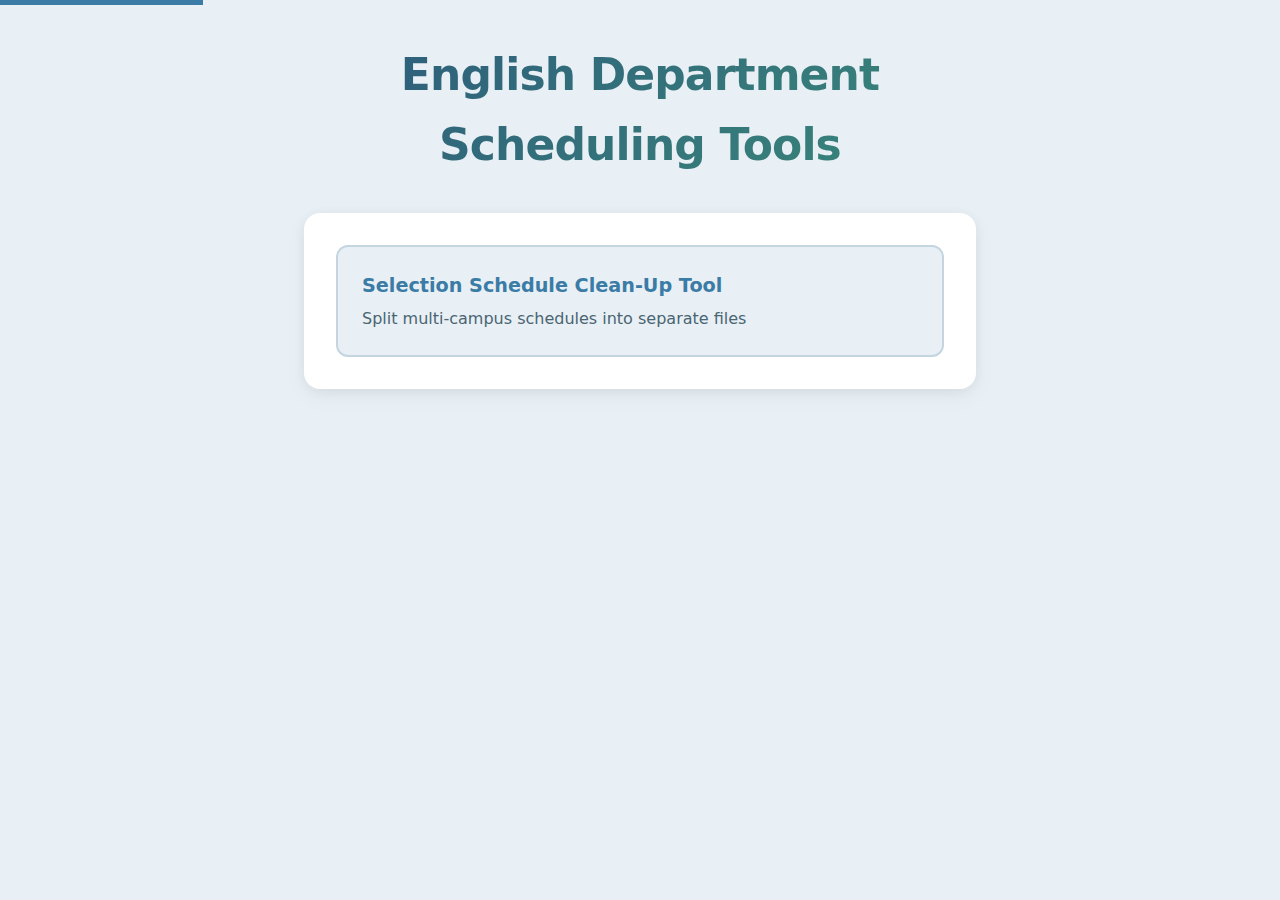
<file: selection-tool/index.html>
<!DOCTYPE html>
<html lang="en">
<head>
  <meta charset="UTF-8">
  <meta name="viewport" content="width=device-width, initial-scale=1.0">
  <title>English Department Scheduling Tools</title>
  <link rel="stylesheet" href="css/styles.css">
</head>
<body>
  <a href="#main-content" class="skip-link">Skip to main content</a>

  <div class="container" id="main-content">
    <header>
      <h1>English Department Scheduling Tools</h1>
    </header>

    <main>
      <nav class="tool-list" aria-label="Available tools">
        <a href="sort.html" class="tool-card">
          <span class="tool-name">Selection Schedule Clean-Up Tool</span>
          <span class="tool-desc">Split multi-campus schedules into separate files</span>
        </a>
      </nav>
    </main>
  </div>
</body>
</html>
</file>
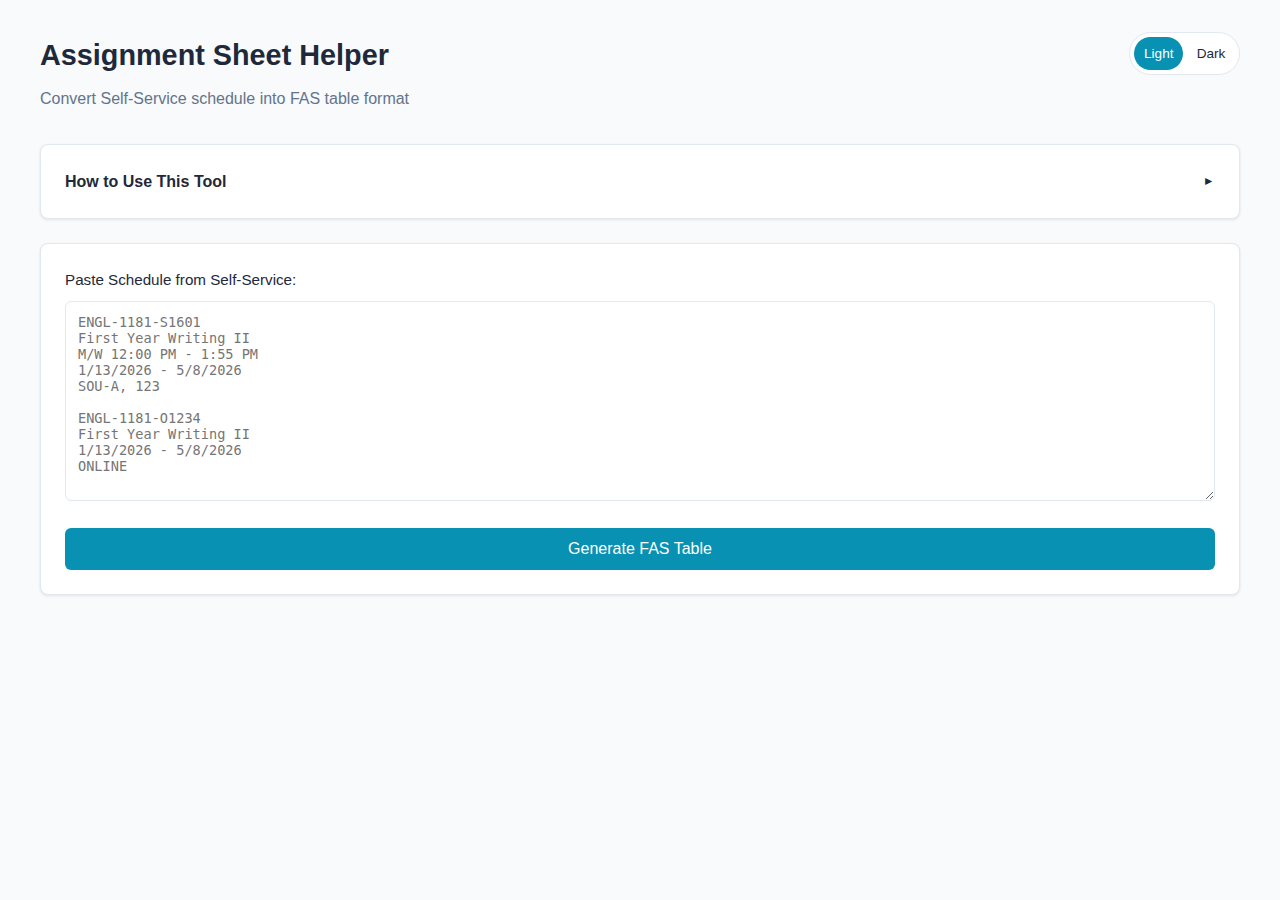
<file: faculty-tools/assignment-sheet.html>
<!DOCTYPE html>
<html lang="en">
<head>
    <meta charset="UTF-8">
    <meta name="viewport" content="width=device-width, initial-scale=1.0">
    <title>Assignment Sheet Helper</title>
    <link rel="icon" href="data:image/svg+xml,<svg xmlns='http://www.w3.org/2000/svg' viewBox='0 0 100 100'><text y='.9em' font-size='90'>📋</text></svg>">
    <style>
        :root {
            --bg-primary: #f8fafc;
            --bg-card: #ffffff;
            --bg-input: #ffffff;
            --bg-table-header: #f1f5f9;
            --bg-table-row-alt: #f8fafc;
            --color-accent: #0891b2;
            --color-accent-hover: #0e7490;
            --color-text: #1e293b;
            --color-text-dim: #64748b;
            --border-color: #e2e8f0;
            --shadow: 0 1px 3px rgba(0,0,0,0.1);
            --instruction-bg: #f0f9ff;
            --success-bg: #ecfdf5;
            --success-border: #a7f3d0;
            --success-text: #065f46;
        }

        [data-theme="dark"] {
            --bg-primary: #0a0f1a;
            --bg-card: #111827;
            --bg-input: #1f2937;
            --bg-table-header: #1e293b;
            --bg-table-row-alt: #151d2d;
            --color-accent: #22d3ee;
            --color-accent-hover: #67e8f9;
            --color-text: #f1f5f9;
            --color-text-dim: #94a3b8;
            --border-color: #374151;
            --shadow: 0 1px 3px rgba(0,0,0,0.4);
            --instruction-bg: #0c1929;
            --success-bg: #022c22;
            --success-border: #047857;
            --success-text: #a7f3d0;
        }

        * {
            box-sizing: border-box;
            margin: 0;
            padding: 0;
        }

        body {
            font-family: 'Segoe UI', Roboto, sans-serif;
            background-color: var(--bg-primary);
            color: var(--color-text);
            line-height: 1.6;
            padding: 2rem;
            transition: background-color 0.3s, color 0.3s;
        }

        .container {
            max-width: 1200px;
            margin: 0 auto;
        }

        .header-row {
            display: flex;
            justify-content: space-between;
            align-items: flex-start;
            margin-bottom: 0.5rem;
        }

        h1 {
            font-size: 1.8rem;
            font-weight: 600;
        }

        .theme-toggle {
            background: var(--bg-card);
            border: 1px solid var(--border-color);
            border-radius: 2rem;
            padding: 0.25rem;
            cursor: pointer;
            display: flex;
            align-items: center;
            gap: 0.25rem;
            transition: background-color 0.3s, border-color 0.3s;
        }

        .theme-toggle span {
            padding: 0.35rem 0.6rem;
            border-radius: 1.5rem;
            font-size: 0.85rem;
            transition: background-color 0.2s;
        }

        .theme-toggle span.active {
            background: var(--color-accent);
            color: white;
        }

        .subtitle {
            color: var(--color-text-dim);
            margin-bottom: 2rem;
        }

        .card {
            background: var(--bg-card);
            border: 1px solid var(--border-color);
            border-radius: 0.5rem;
            padding: 1.5rem;
            margin-bottom: 1.5rem;
            box-shadow: var(--shadow);
            transition: background-color 0.3s, border-color 0.3s;
        }

        .instruction-box {
            background-color: var(--instruction-bg);
            border-left: 4px solid var(--color-accent);
            padding: 0.75rem 1rem;
            border-radius: 0 0.5rem 0.5rem 0;
            margin-bottom: 1rem;
            font-size: 0.9rem;
            transition: background-color 0.3s;
        }

        .instruction-box ul {
            margin: 0;
            padding-left: 1.25rem;
        }

        .instruction-box li {
            margin-bottom: 0.15rem;
        }

        .instruction-box li:last-child {
            margin-bottom: 0;
        }

        .form-group {
            margin-bottom: 1.25rem;
        }

        label {
            display: block;
            font-weight: 500;
            margin-bottom: 0.5rem;
            font-size: 0.95rem;
        }

        textarea, input[type="text"] {
            width: 100%;
            padding: 0.75rem;
            border: 1px solid var(--border-color);
            border-radius: 0.375rem;
            font-family: inherit;
            font-size: 0.95rem;
            background: var(--bg-input);
            color: var(--color-text);
            resize: vertical;
            transition: background-color 0.3s, border-color 0.3s, color 0.3s;
        }

        textarea:focus, input:focus {
            outline: none;
            border-color: var(--color-accent);
            box-shadow: 0 0 0 3px rgba(8, 145, 178, 0.1);
        }

        textarea {
            min-height: 200px;
            font-family: 'Consolas', 'Monaco', monospace;
            font-size: 0.85rem;
        }

        .btn {
            background: var(--color-accent);
            color: white;
            border: none;
            padding: 0.75rem 1.5rem;
            border-radius: 0.375rem;
            font-size: 1rem;
            font-weight: 500;
            cursor: pointer;
            transition: background 0.2s;
        }

        .btn:hover {
            background: var(--color-accent-hover);
        }

        .btn:disabled {
            opacity: 0.6;
            cursor: not-allowed;
        }

        .btn-full {
            width: 100%;
        }

        .btn-secondary {
            background: transparent;
            color: var(--color-accent);
            border: 1px solid var(--color-accent);
        }

        .btn-secondary:hover {
            background: rgba(8, 145, 178, 0.1);
        }

        .result-section {
            display: none;
        }

        .result-section.show {
            display: block;
        }

        .button-row {
            display: flex;
            gap: 1rem;
            margin-top: 1rem;
        }

        .button-row .btn {
            flex: 1;
        }

        .success-msg {
            background: var(--success-bg);
            border: 1px solid var(--success-border);
            color: var(--success-text);
            padding: 0.75rem 1rem;
            border-radius: 0.375rem;
            margin-bottom: 1rem;
            transition: background-color 0.3s, border-color 0.3s, color 0.3s;
        }

        .collapsible-header {
            cursor: pointer;
            display: flex;
            justify-content: space-between;
            align-items: center;
        }

        .collapsible-header::after {
            content: '▼';
            font-size: 0.75rem;
            transition: transform 0.2s;
        }

        .collapsible-header.collapsed::after {
            transform: rotate(-90deg);
        }

        .collapsible-content {
            margin-top: 1rem;
        }

        .collapsible-content.hidden {
            display: none;
        }

        /* Table styles */
        .table-container {
            overflow-x: auto;
            margin-bottom: 1rem;
        }

        table {
            width: 100%;
            border-collapse: collapse;
            font-size: 0.85rem;
        }

        th, td {
            border: 1px solid var(--border-color);
            padding: 0.5rem;
            text-align: left;
        }

        th {
            background: var(--bg-table-header);
            font-weight: 600;
            white-space: nowrap;
        }

        tr:nth-child(even) {
            background: var(--bg-table-row-alt);
        }

        td input {
            width: 100%;
            padding: 0.25rem;
            border: 1px solid transparent;
            background: transparent;
            color: var(--color-text);
            font-family: inherit;
            font-size: 0.85rem;
        }

        td input:focus {
            border-color: var(--color-accent);
            background: var(--bg-input);
            outline: none;
        }

        td input.narrow {
            width: 50px;
            text-align: center;
        }

        td input.time-input {
            width: 120px;
        }

        .delete-btn {
            background: #ef4444;
            color: white;
            border: none;
            padding: 0.25rem 0.5rem;
            border-radius: 0.25rem;
            cursor: pointer;
            font-size: 0.75rem;
        }

        .delete-btn:hover {
            background: #dc2626;
        }

        .add-row-btn {
            margin-top: 0.5rem;
            font-size: 0.85rem;
            padding: 0.5rem 1rem;
        }

        /* TSV output */
        .tsv-section {
            margin-top: 1.5rem;
        }

        .tsv-section h3 {
            font-size: 1rem;
            margin-bottom: 0.75rem;
        }

        .tsv-output {
            background: var(--bg-input);
            border: 1px solid var(--border-color);
            border-radius: 0.375rem;
            padding: 1rem;
            font-family: 'Consolas', 'Monaco', monospace;
            font-size: 0.8rem;
            white-space: pre-wrap;
            word-break: break-all;
            max-height: 200px;
            overflow-y: auto;
        }

        .copy-feedback {
            display: none;
            color: var(--success-text);
            font-size: 0.85rem;
            margin-left: 1rem;
        }

        .copy-feedback.show {
            display: inline;
        }
    </style>
</head>
<body>

<div class="container">
    <div class="header-row">
        <h1>Assignment Sheet Helper</h1>
        <div class="theme-toggle" onclick="toggleTheme()">
            <span id="theme-light">Light</span>
            <span id="theme-dark">Dark</span>
        </div>
    </div>
    <p class="subtitle">Convert Self-Service schedule into FAS table format</p>

    <div class="card">
        <div class="collapsible-header collapsed" onclick="toggleInstructions()">
            <strong>How to Use This Tool</strong>
        </div>
        <div id="instructions" class="collapsible-content hidden">
            <div class="instruction-box">
                <ul>
                    <li>Paste your schedule from Self-Service into the text area</li>
                    <li>Click Generate to parse the data into a table</li>
                    <li>Edit any cells directly in the table if needed</li>
                    <li>Copy the TSV output or download as a file</li>
                </ul>
            </div>
        </div>
    </div>

    <div class="card">
        <div class="form-group">
            <label for="schedule-input">Paste Schedule from Self-Service:</label>
            <textarea id="schedule-input" placeholder="ENGL-1181-S1601
First Year Writing II
M/W 12:00 PM - 1:55 PM
1/13/2026 - 5/8/2026
SOU-A, 123

ENGL-1181-O1234
First Year Writing II
1/13/2026 - 5/8/2026
ONLINE"></textarea>
        </div>

        <button class="btn btn-full" onclick="generateTable()">Generate FAS Table</button>
    </div>

    <div id="result-section" class="result-section">
        <div class="card">
            <div class="success-msg" id="success-msg">Generated 0 rows</div>

            <div class="table-container">
                <table id="data-table">
                    <thead>
                        <tr>
                            <th>Course Code/Section</th>
                            <th>Cr Hrs</th>
                            <th>Cont Hrs</th>
                            <th>Eq Hrs</th>
                            <th>Begin Date</th>
                            <th>End Date</th>
                            <th>Mon</th>
                            <th>Tue</th>
                            <th>Wed</th>
                            <th>Thu</th>
                            <th>Fri</th>
                            <th>Room</th>
                            <th>Online</th>
                            <th></th>
                        </tr>
                    </thead>
                    <tbody id="table-body">
                    </tbody>
                </table>
            </div>
            <button class="btn btn-secondary add-row-btn" onclick="addEmptyRow()">+ Add Row</button>

            <div class="tsv-section">
                <h3>Tab-Separated Values (for spreadsheet)</h3>
                <div class="tsv-output" id="tsv-output"></div>
                <div class="button-row">
                    <button class="btn" onclick="copyTSV()">Copy to Clipboard</button>
                    <button class="btn btn-secondary" onclick="downloadTSV()">Download TSV</button>
                    <span class="copy-feedback" id="copy-feedback">Copied!</span>
                </div>
            </div>
        </div>
    </div>
</div>

<script>
// === THEME MANAGEMENT ===
function initTheme() {
    const saved = localStorage.getItem('assignment-sheet-theme');
    if (saved) {
        setTheme(saved);
    } else if (window.matchMedia && window.matchMedia('(prefers-color-scheme: dark)').matches) {
        setTheme('dark');
    } else {
        setTheme('light');
    }
}

function setTheme(theme) {
    document.documentElement.setAttribute('data-theme', theme);
    document.getElementById('theme-light').classList.toggle('active', theme === 'light');
    document.getElementById('theme-dark').classList.toggle('active', theme === 'dark');
    localStorage.setItem('assignment-sheet-theme', theme);
}

function toggleTheme() {
    const current = document.documentElement.getAttribute('data-theme');
    setTheme(current === 'dark' ? 'light' : 'dark');
}

initTheme();

// === UI FUNCTIONS ===
function toggleInstructions() {
    const header = document.querySelector('.collapsible-header');
    const content = document.getElementById('instructions');
    header.classList.toggle('collapsed');
    content.classList.toggle('hidden');
}

// === CONSTANTS ===
const HOUR_MAP = {
    "1170": [1, 1, 2],
    "1181": [4, 4, 5],
    "1190": [4, 4, 5],
    "1210": [3, 3, 4],
    "1220": [3, 3, 4],
    "1211": [3, 3, 4],
    "1221": [3, 3, 4]
};

let tableData = [];

// === PARSING FUNCTIONS ===
function generateTable() {
    const messyText = document.getElementById('schedule-input').value;

    if (!messyText.trim()) {
        alert('Please paste your schedule.');
        return;
    }

    const coursePattern = /([A-Z]{3,4}-\d{4}-[A-Z0-9]+)/g;
    const matches = [...messyText.matchAll(coursePattern)];

    if (matches.length === 0) {
        alert('No course data found. Make sure your schedule contains course codes like ENGL-1181-S1601.');
        return;
    }

    // Find start positions
    const starts = matches.map(m => m.index);
    starts.push(messyText.length);

    // Extract blocks
    const blocks = [];
    for (let i = 0; i < starts.length - 1; i++) {
        blocks.push(messyText.substring(starts[i], starts[i + 1]));
    }

    tableData = [];

    for (const block of blocks) {
        const nameMatch = block.match(/([A-Z]{3,4}-\d{4}-[A-Z0-9]+)/);
        if (!nameMatch) continue;

        const fCode = nameMatch[1];
        const parts = fCode.split('-');
        const cNum = parts[1];
        const sCode = parts[2];

        const hours = HOUR_MAP[cNum] || [3, 3, 3];
        const [cr, cont, eq] = hours;

        // Extract dates
        const dateFinds = [...block.matchAll(/(\d{1,2}\/\d{1,2}\/\d{4})/g)].map(m => m[1]);
        const bDate = dateFinds[0] || "";
        const eDate = dateFinds[dateFinds.length - 1] || "";

        // Extract time
        const tMatch = block.match(/(\d{1,2}:\d{2}(?:\s*[AP]M)?\s*-\s*\d{1,2}:\d{2}\s*[AP]M)/i);
        const timeS = tMatch ? tMatch[1].toUpperCase() : "";

        // Extract days
        const daysF = new Set();
        if (tMatch) {
            const upBlock = block.toUpperCase();
            if (upBlock.includes("M/W") || upBlock.includes("MW")) {
                daysF.add("Mon");
                daysF.add("Wed");
            }
            if (upBlock.includes("T/TH") || upBlock.includes("TTH") || upBlock.includes("T/R")) {
                daysF.add("Tue");
                daysF.add("Thu");
            }
            if (/\bM\b/.test(upBlock)) daysF.add("Mon");
            if (/\bT\b/.test(upBlock)) daysF.add("Tue");
            if (/\bW\b/.test(upBlock)) daysF.add("Wed");
            if (/\bR\b/.test(upBlock) || upBlock.includes("TH")) daysF.add("Thu");
            if (/\bF\b/.test(upBlock)) daysF.add("Fri");
        }

        // Extract room
        let physical = "";
        const roomSearch = block.match(/SOU-([A-Z]),\s*(\d+)/);
        if (roomSearch) {
            physical = `S${roomSearch[1]}-${roomSearch[2]}`;
        }
        const roomD = physical || (block.toUpperCase().includes("REMOTE") ? "Remote" : "");

        // Check if online
        const isOnline = block.toUpperCase().includes("ONLINE") && !timeS;

        tableData.push({
            courseCode: fCode.replace(/-/g, " "),
            crHrs: cr,
            contHrs: cont,
            eqHrs: eq,
            beginDate: bDate,
            endDate: eDate,
            mon: daysF.has("Mon") ? timeS : "",
            tue: daysF.has("Tue") ? timeS : "",
            wed: daysF.has("Wed") ? timeS : "",
            thu: daysF.has("Thu") ? timeS : "",
            fri: daysF.has("Fri") ? timeS : "",
            room: roomD,
            online: isOnline ? "Yes" : ""
        });
    }

    renderTable();
    document.getElementById('success-msg').textContent = `Generated ${tableData.length} rows`;
    document.getElementById('result-section').classList.add('show');
    document.getElementById('result-section').scrollIntoView({ behavior: 'smooth' });
}

function renderTable() {
    const tbody = document.getElementById('table-body');
    tbody.innerHTML = '';

    tableData.forEach((row, index) => {
        const tr = document.createElement('tr');
        tr.innerHTML = `
            <td><input type="text" value="${escapeHtml(row.courseCode)}" onchange="updateRow(${index}, 'courseCode', this.value)"></td>
            <td><input type="text" class="narrow" value="${row.crHrs}" onchange="updateRow(${index}, 'crHrs', this.value)"></td>
            <td><input type="text" class="narrow" value="${row.contHrs}" onchange="updateRow(${index}, 'contHrs', this.value)"></td>
            <td><input type="text" class="narrow" value="${row.eqHrs}" onchange="updateRow(${index}, 'eqHrs', this.value)"></td>
            <td><input type="text" value="${escapeHtml(row.beginDate)}" onchange="updateRow(${index}, 'beginDate', this.value)"></td>
            <td><input type="text" value="${escapeHtml(row.endDate)}" onchange="updateRow(${index}, 'endDate', this.value)"></td>
            <td><input type="text" class="time-input" value="${escapeHtml(row.mon)}" onchange="updateRow(${index}, 'mon', this.value)"></td>
            <td><input type="text" class="time-input" value="${escapeHtml(row.tue)}" onchange="updateRow(${index}, 'tue', this.value)"></td>
            <td><input type="text" class="time-input" value="${escapeHtml(row.wed)}" onchange="updateRow(${index}, 'wed', this.value)"></td>
            <td><input type="text" class="time-input" value="${escapeHtml(row.thu)}" onchange="updateRow(${index}, 'thu', this.value)"></td>
            <td><input type="text" class="time-input" value="${escapeHtml(row.fri)}" onchange="updateRow(${index}, 'fri', this.value)"></td>
            <td><input type="text" value="${escapeHtml(row.room)}" onchange="updateRow(${index}, 'room', this.value)"></td>
            <td><input type="text" class="narrow" value="${escapeHtml(row.online)}" onchange="updateRow(${index}, 'online', this.value)"></td>
            <td><button class="delete-btn" onclick="deleteRow(${index})">X</button></td>
        `;
        tbody.appendChild(tr);
    });

    updateTSV();
}

function escapeHtml(str) {
    if (str === null || str === undefined) return '';
    return String(str).replace(/&/g, '&amp;').replace(/</g, '&lt;').replace(/>/g, '&gt;').replace(/"/g, '&quot;');
}

function updateRow(index, field, value) {
    tableData[index][field] = value;
    updateTSV();
}

function deleteRow(index) {
    tableData.splice(index, 1);
    renderTable();
    document.getElementById('success-msg').textContent = `${tableData.length} rows`;
}

function addEmptyRow() {
    tableData.push({
        courseCode: "",
        crHrs: 3,
        contHrs: 3,
        eqHrs: 3,
        beginDate: "",
        endDate: "",
        mon: "",
        tue: "",
        wed: "",
        thu: "",
        fri: "",
        room: "",
        online: ""
    });
    renderTable();
    document.getElementById('success-msg').textContent = `${tableData.length} rows`;
}

function updateTSV() {
    const lines = tableData.map(row => [
        row.courseCode,
        row.crHrs,
        row.contHrs,
        row.eqHrs,
        row.beginDate,
        row.endDate,
        row.mon,
        row.tue,
        row.wed,
        row.thu,
        row.fri,
        row.room,
        row.online
    ].join('\t'));

    document.getElementById('tsv-output').textContent = lines.join('\n');
}

function copyTSV() {
    const tsv = document.getElementById('tsv-output').textContent;
    navigator.clipboard.writeText(tsv).then(() => {
        const feedback = document.getElementById('copy-feedback');
        feedback.classList.add('show');
        setTimeout(() => feedback.classList.remove('show'), 2000);
    });
}

function downloadTSV() {
    const tsv = document.getElementById('tsv-output').textContent;
    const blob = new Blob([tsv], { type: 'text/tab-separated-values' });
    const url = URL.createObjectURL(blob);
    const a = document.createElement('a');
    a.href = url;
    a.download = 'faculty_assignment_sheet.tsv';
    document.body.appendChild(a);
    a.click();
    document.body.removeChild(a);
    URL.revokeObjectURL(url);
}
</script>

</body>
</html>
</file>
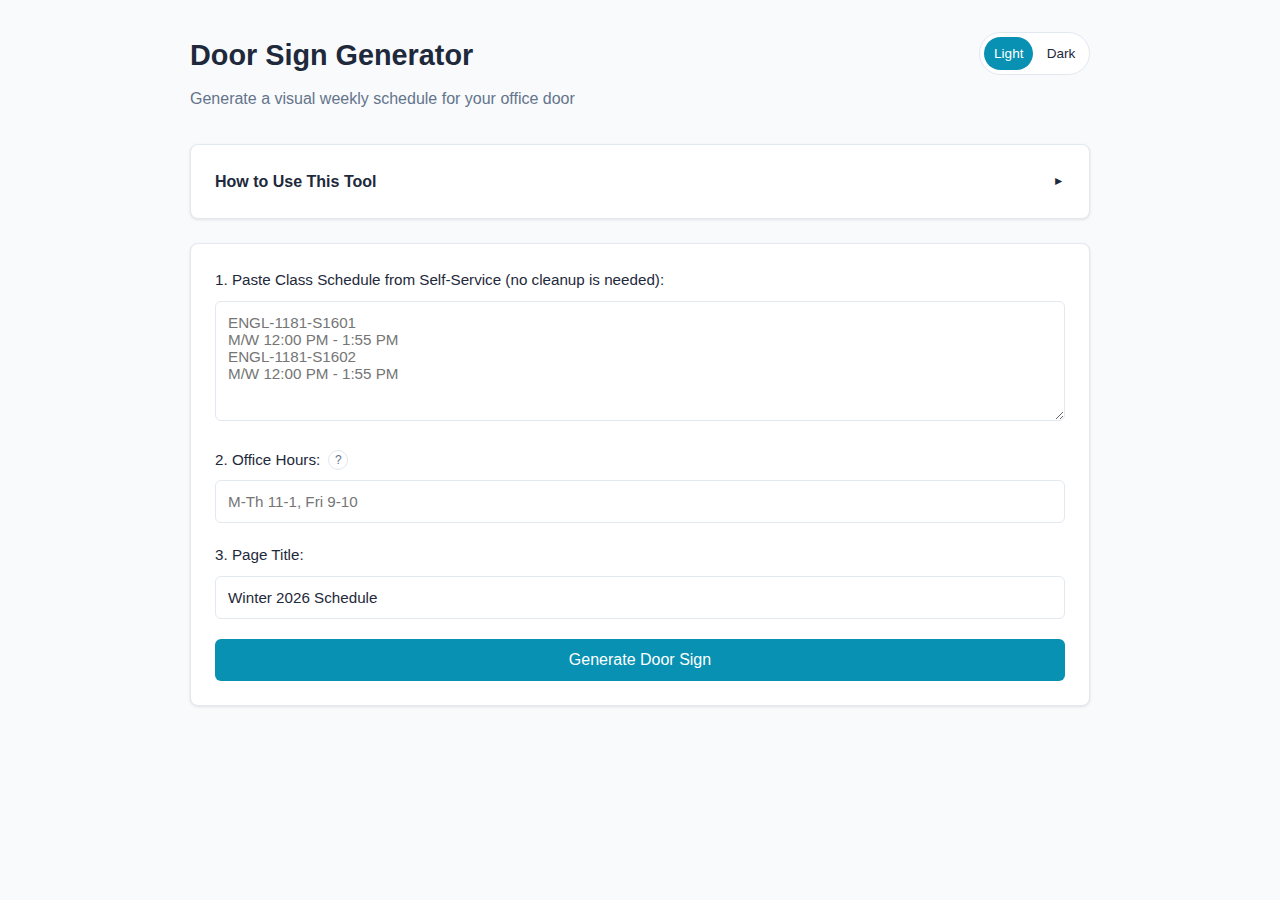
<file: faculty-tools/door-sign.html>
<!DOCTYPE html>
<html lang="en">
<head>
    <meta charset="UTF-8">
    <meta name="viewport" content="width=device-width, initial-scale=1.0">
    <title>Door Sign Generator</title>
    <link rel="icon" href="data:image/svg+xml,<svg xmlns='http://www.w3.org/2000/svg' viewBox='0 0 100 100'><text y='.9em' font-size='90'>🚪</text></svg>">
    <style>
        :root {
            --bg-primary: #f8fafc;
            --bg-card: #ffffff;
            --bg-input: #ffffff;
            --color-accent: #0891b2;
            --color-accent-hover: #0e7490;
            --color-text: #1e293b;
            --color-text-dim: #64748b;
            --border-color: #e2e8f0;
            --shadow: 0 1px 3px rgba(0,0,0,0.1);
            --instruction-bg: #f0f9ff;
            --success-bg: #ecfdf5;
            --success-border: #a7f3d0;
            --success-text: #065f46;
        }

        [data-theme="dark"] {
            --bg-primary: #0a0f1a;
            --bg-card: #111827;
            --bg-input: #1f2937;
            --color-accent: #22d3ee;
            --color-accent-hover: #67e8f9;
            --color-text: #f1f5f9;
            --color-text-dim: #94a3b8;
            --border-color: #374151;
            --shadow: 0 1px 3px rgba(0,0,0,0.4);
            --instruction-bg: #0c1929;
            --success-bg: #022c22;
            --success-border: #047857;
            --success-text: #a7f3d0;
        }

        * {
            box-sizing: border-box;
            margin: 0;
            padding: 0;
        }

        body {
            font-family: 'Segoe UI', Roboto, sans-serif;
            background-color: var(--bg-primary);
            color: var(--color-text);
            line-height: 1.6;
            padding: 2rem;
            transition: background-color 0.3s, color 0.3s;
        }

        .container {
            max-width: 900px;
            margin: 0 auto;
        }

        .header-row {
            display: flex;
            justify-content: space-between;
            align-items: flex-start;
            margin-bottom: 0.5rem;
        }

        h1 {
            font-size: 1.8rem;
            font-weight: 600;
        }

        .theme-toggle {
            background: var(--bg-card);
            border: 1px solid var(--border-color);
            border-radius: 2rem;
            padding: 0.25rem;
            cursor: pointer;
            display: flex;
            align-items: center;
            gap: 0.25rem;
            transition: background-color 0.3s, border-color 0.3s;
        }

        .theme-toggle span {
            padding: 0.35rem 0.6rem;
            border-radius: 1.5rem;
            font-size: 0.85rem;
            transition: background-color 0.2s;
        }

        .theme-toggle span.active {
            background: var(--color-accent);
            color: white;
        }

        .subtitle {
            color: var(--color-text-dim);
            margin-bottom: 2rem;
        }

        .card {
            background: var(--bg-card);
            border: 1px solid var(--border-color);
            border-radius: 0.5rem;
            padding: 1.5rem;
            margin-bottom: 1.5rem;
            box-shadow: var(--shadow);
            transition: background-color 0.3s, border-color 0.3s;
        }

        .instruction-box {
            background-color: var(--instruction-bg);
            border-left: 4px solid var(--color-accent);
            padding: 0.75rem 1rem;
            border-radius: 0 0.5rem 0.5rem 0;
            margin-bottom: 1rem;
            font-size: 0.9rem;
            transition: background-color 0.3s;
        }

        .instruction-box ul {
            margin: 0;
            padding-left: 1.25rem;
        }

        .instruction-box li {
            margin-bottom: 0.15rem;
        }

        .instruction-box li:last-child {
            margin-bottom: 0;
        }

        .form-group {
            margin-bottom: 1.25rem;
        }

        label {
            display: block;
            font-weight: 500;
            margin-bottom: 0.5rem;
            font-size: 0.95rem;
        }

        .label-row {
            display: flex;
            align-items: center;
            gap: 0.5rem;
            margin-bottom: 0.5rem;
        }

        .help-btn {
            background: none;
            border: 1px solid var(--border-color);
            border-radius: 50%;
            width: 20px;
            height: 20px;
            font-size: 0.75rem;
            cursor: pointer;
            color: var(--color-text-dim);
            transition: background-color 0.2s, border-color 0.3s;
        }

        .help-btn:hover {
            background: var(--border-color);
        }

        .help-text {
            display: none;
            font-size: 0.85rem;
            color: var(--color-text-dim);
            background: var(--bg-primary);
            padding: 0.75rem;
            border-radius: 0.25rem;
            margin-bottom: 0.5rem;
            transition: background-color 0.3s;
        }

        .help-text.show {
            display: block;
        }

        textarea, input[type="text"] {
            width: 100%;
            padding: 0.75rem;
            border: 1px solid var(--border-color);
            border-radius: 0.375rem;
            font-family: inherit;
            font-size: 0.95rem;
            background: var(--bg-input);
            color: var(--color-text);
            resize: vertical;
            transition: background-color 0.3s, border-color 0.3s, color 0.3s;
        }

        textarea:focus, input:focus {
            outline: none;
            border-color: var(--color-accent);
            box-shadow: 0 0 0 3px rgba(8, 145, 178, 0.1);
        }

        textarea {
            min-height: 120px;
        }

        .btn {
            background: var(--color-accent);
            color: white;
            border: none;
            padding: 0.75rem 1.5rem;
            border-radius: 0.375rem;
            font-size: 1rem;
            font-weight: 500;
            cursor: pointer;
            width: 100%;
            transition: background 0.2s;
        }

        .btn:hover {
            background: var(--color-accent-hover);
        }

        .btn:disabled {
            opacity: 0.6;
            cursor: not-allowed;
        }

        .btn-secondary {
            background: transparent;
            color: var(--color-accent);
            border: 1px solid var(--color-accent);
        }

        .btn-secondary:hover {
            background: rgba(8, 145, 178, 0.1);
        }

        .result-section {
            display: none;
        }

        .result-section.show {
            display: block;
        }

        .preview-frame {
            width: 100%;
            height: 700px;
            border: 1px solid var(--border-color);
            border-radius: 0.375rem;
            background: white;
        }

        .button-row {
            display: flex;
            gap: 1rem;
            margin-top: 1rem;
        }

        .button-row .btn {
            flex: 1;
        }

        .success-msg {
            background: var(--success-bg);
            border: 1px solid var(--success-border);
            color: var(--success-text);
            padding: 0.75rem 1rem;
            border-radius: 0.375rem;
            margin-bottom: 1rem;
            transition: background-color 0.3s, border-color 0.3s, color 0.3s;
        }

        .collapsible-header {
            cursor: pointer;
            display: flex;
            justify-content: space-between;
            align-items: center;
        }

        .collapsible-header::after {
            content: '▼';
            font-size: 0.75rem;
            transition: transform 0.2s;
        }

        .collapsible-header.collapsed::after {
            transform: rotate(-90deg);
        }

        .collapsible-content {
            margin-top: 1rem;
        }

        .collapsible-content.hidden {
            display: none;
        }
    </style>
</head>
<body>

<div class="container">
    <div class="header-row">
        <h1>Door Sign Generator</h1>
        <div class="theme-toggle" onclick="toggleTheme()">
            <span id="theme-light">Light</span>
            <span id="theme-dark">Dark</span>
        </div>
    </div>
    <p class="subtitle">Generate a visual weekly schedule for your office door</p>

    <div class="card">
        <div class="collapsible-header collapsed" onclick="toggleInstructions()">
            <strong>How to Use This Tool</strong>
        </div>
        <div id="instructions" class="collapsible-content hidden">
            <div class="instruction-box">
                <ul>
                    <li>Sections starting with S, C, or H appear on the timetable</li>
                    <li>Sections starting with O are listed as online classes</li>
                    <li>Overlapping sections are automatically merged</li>
                </ul>
            </div>
        </div>
    </div>

    <div class="card">
        <div class="form-group">
            <label for="schedule-input">1. Paste Class Schedule from Self-Service (no cleanup is needed):</label>
            <textarea id="schedule-input" placeholder="ENGL-1181-S1601
M/W 12:00 PM - 1:55 PM
ENGL-1181-S1602
M/W 12:00 PM - 1:55 PM"></textarea>
        </div>

        <div class="form-group">
            <div class="label-row">
                <label for="oh-input" style="margin-bottom: 0;">2. Office Hours:</label>
                <button class="help-btn" onclick="toggleHelp()">?</button>
            </div>
            <div id="oh-help" class="help-text">
                <strong>Supported formats:</strong><br>
                M-Th 11-1, Fri 9-10 &bull; Mon/Wed 10-12 &bull; Virtual Tue 5-6<br><br>
                <strong>Tips:</strong> Use commas/semicolons to separate slots. Add "virtual" to mark virtual hours.
            </div>
            <input type="text" id="oh-input" placeholder="M-Th 11-1, Fri 9-10">
        </div>

        <div class="form-group">
            <label for="title-input">3. Page Title:</label>
            <input type="text" id="title-input" value="Winter 2026 Schedule">
        </div>

        <button class="btn" onclick="generateDoorSign()">Generate Door Sign</button>
    </div>

    <div id="result-section" class="result-section">
        <div class="card">
            <div class="success-msg">Door sign generated successfully!</div>

            <label>Preview:</label>
            <iframe id="preview-frame" class="preview-frame"></iframe>

            <div class="button-row">
                <button class="btn" onclick="downloadHTML()">Download HTML</button>
                <button class="btn btn-secondary" onclick="printSign()">Print</button>
            </div>
        </div>
    </div>
</div>

<script>
// === THEME MANAGEMENT ===
function initTheme() {
    const saved = localStorage.getItem('door-sign-theme');
    if (saved) {
        setTheme(saved);
    } else if (window.matchMedia && window.matchMedia('(prefers-color-scheme: dark)').matches) {
        setTheme('dark');
    } else {
        setTheme('light');
    }
}

function setTheme(theme) {
    document.documentElement.setAttribute('data-theme', theme);
    document.getElementById('theme-light').classList.toggle('active', theme === 'light');
    document.getElementById('theme-dark').classList.toggle('active', theme === 'dark');
    localStorage.setItem('door-sign-theme', theme);
}

function toggleTheme() {
    const current = document.documentElement.getAttribute('data-theme');
    setTheme(current === 'dark' ? 'light' : 'dark');
}

// Initialize theme on load
initTheme();

// === CONSTANTS ===
const MONTHS = ["", "January", "February", "March", "April", "May", "June",
                "July", "August", "September", "October", "November", "December"];

const DAY_MAP_LIST = ['M', 'T', 'W', 'Th', 'F'];
const DAY_NAME_TO_IDX = {
    'MONDAY': 0, 'MON': 0, 'M': 0,
    'TUESDAY': 1, 'TUE': 1, 'T': 1,
    'WEDNESDAY': 2, 'WED': 2, 'W': 2,
    'THURSDAY': 3, 'THU': 3, 'TH': 3, 'R': 3,
    'FRIDAY': 4, 'FRI': 4, 'F': 4
};

let generatedHTML = '';

// === UI FUNCTIONS ===
function toggleInstructions() {
    const header = document.querySelector('.collapsible-header');
    const content = document.getElementById('instructions');
    header.classList.toggle('collapsed');
    content.classList.toggle('hidden');
}

function toggleHelp() {
    document.getElementById('oh-help').classList.toggle('show');
}

// === PARSING FUNCTIONS ===
function getMinutes(timeStr) {
    timeStr = timeStr.toUpperCase().trim();

    if (!timeStr.includes(':')) {
        const val = parseInt(timeStr);
        if (isNaN(val)) return 0;
        if (val === 12) return 12 * 60;
        if (val >= 1 && val <= 7) return (val + 12) * 60;
        return val * 60;
    }

    try {
        const parts = timeStr.split(/[: ]+/);
        let h = parseInt(parts[0]);
        const m = parseInt(parts[1]);
        const isPM = timeStr.includes('PM');
        const isAM = timeStr.includes('AM');

        if (isPM && h !== 12) h += 12;
        if (isAM && h === 12) h = 0;

        return h * 60 + m;
    } catch {
        return 0;
    }
}

function parseOHTimeFlexible(timeStr) {
    timeStr = timeStr.trim().toUpperCase();

    const match = timeStr.match(/(\d{1,2})(?::(\d{2}))?\s*(AM|PM)?/);
    if (match) {
        let h = parseInt(match[1]);
        const m = match[2] ? parseInt(match[2]) : 0;
        const period = match[3];

        if (period === 'PM' && h !== 12) h += 12;
        else if (period === 'AM' && h === 12) h = 0;
        else if (!period && h >= 1 && h <= 7) h += 12;

        return h * 60 + m;
    }
    return 0;
}

function extractTimeRanges(text) {
    const ranges = [];
    const textUpper = text.toUpperCase();
    const isVirtual = textUpper.includes('VIRTUAL');

    const timeRangePattern = /(\d{1,2}(?::\d{2})?\s*(?:AM|PM)?)\s*[-–—]\s*(\d{1,2}(?::\d{2})?\s*(?:AM|PM)?)/gi;

    let match;
    while ((match = timeRangePattern.exec(text)) !== null) {
        let startStr = match[1].trim();
        let endStr = match[2].trim();

        const endPeriodMatch = endStr.match(/(AM|PM)/i);
        const startPeriodMatch = startStr.match(/(AM|PM)/i);

        if (endPeriodMatch && !startPeriodMatch) {
            startStr = startStr + ' ' + endPeriodMatch[1];
        }

        let sMin = parseOHTimeFlexible(startStr);
        let eMin = parseOHTimeFlexible(endStr);

        if (eMin <= sMin) eMin += 12 * 60;

        if (sMin > 0 && eMin > sMin) {
            ranges.push({ start: sMin, end: eMin, isVirtual });
        }
    }

    return ranges;
}

function extractDays(text) {
    const textUpper = text.toUpperCase();
    const foundDays = [];

    // Check for day ranges like "M-TH"
    const rangePattern = /\b(MONDAY|TUESDAY|WEDNESDAY|THURSDAY|FRIDAY|MON|TUE|WED|THU|FRI|M|T|W|TH|R|F)\s*[-–—]\s*(MONDAY|TUESDAY|WEDNESDAY|THURSDAY|FRIDAY|MON|TUE|WED|THU|FRI|M|T|W|TH|R|F)\b/;
    const rangeMatch = textUpper.match(rangePattern);

    if (rangeMatch) {
        const startDay = rangeMatch[1];
        const endDay = rangeMatch[2];
        const startIdx = DAY_NAME_TO_IDX[startDay];
        const endIdx = DAY_NAME_TO_IDX[endDay];
        if (startIdx !== undefined && endIdx !== undefined) {
            return DAY_MAP_LIST.slice(startIdx, endIdx + 1);
        }
    }

    // Check for slash-separated days
    const slashPattern = /\b(MONDAY|TUESDAY|WEDNESDAY|THURSDAY|FRIDAY|MON|TUE|WED|THU|FRI|M|T|W|TH|R|F)(?:\s*\/\s*(MONDAY|TUESDAY|WEDNESDAY|THURSDAY|FRIDAY|MON|TUE|WED|THU|FRI|M|T|W|TH|R|F))+\b/;
    const slashMatch = textUpper.match(slashPattern);
    if (slashMatch) {
        const slashText = slashMatch[0];
        for (const dayName of slashText.split(/\s*\/\s*/)) {
            const trimmed = dayName.trim();
            if (trimmed in DAY_NAME_TO_IDX) {
                const d = DAY_MAP_LIST[DAY_NAME_TO_IDX[trimmed]];
                if (!foundDays.includes(d)) foundDays.push(d);
            }
        }
        if (foundDays.length) return foundDays;
    }

    // Check for individual day names
    for (const dayName of ['MONDAY', 'TUESDAY', 'WEDNESDAY', 'THURSDAY', 'FRIDAY', 'MON', 'TUE', 'WED', 'THU', 'FRI', 'TH']) {
        if (textUpper.includes(dayName)) {
            const d = DAY_MAP_LIST[DAY_NAME_TO_IDX[dayName]];
            if (!foundDays.includes(d)) foundDays.push(d);
        }
    }

    // Check single letters only if no full names found
    if (!foundDays.length) {
        for (const [letter, idx] of [['M', 0], ['T', 1], ['W', 2], ['R', 3], ['F', 4]]) {
            if (new RegExp(`\\b${letter}\\b`).test(textUpper)) {
                const d = DAY_MAP_LIST[idx];
                if (!foundDays.includes(d)) foundDays.push(d);
            }
        }
    }

    return foundDays;
}

// === MAIN GENERATION FUNCTION ===
function generateDoorSign() {
    const rawSchedule = document.getElementById('schedule-input').value;
    const ohText = document.getElementById('oh-input').value;
    const titleText = document.getElementById('title-input').value;

    if (!rawSchedule.trim()) {
        alert('Please paste your schedule.');
        return;
    }

    const events = [];
    const onlineData = {};
    const lines = rawSchedule.split('\n');
    let currentClassName = null;
    let currentSection = null;

    // Parse schedule
    for (const line of lines) {
        const trimmedLine = line.trim();
        if (!trimmedLine) continue;

        // Identify Class + Section
        const classMatch = trimmedLine.match(/ENGL[- ](\d+)[- ]([A-Z0-9]+)/);
        if (classMatch) {
            currentClassName = `ENGL ${classMatch[1]}`;
            currentSection = classMatch[2];
            const fullCode = `${currentClassName} ${currentSection}`;
            if (currentSection.startsWith('O')) {
                if (!(fullCode in onlineData)) {
                    onlineData[fullCode] = "";
                }
            }
        }

        // Look for Start Date Month
        const dateMatch = trimmedLine.match(/(\d{1,2})\/\d{1,2}\/\d{2,4}/);
        if (dateMatch && currentClassName) {
            const fullCode = `${currentClassName} ${currentSection}`;
            if (fullCode in onlineData) {
                const mIdx = parseInt(dateMatch[1]);
                onlineData[fullCode] = ` (${MONTHS[mIdx]} start)`;
            }
        }

        // Look for Time/Day pattern
        const tMatch = trimmedLine.match(/([MTWRFSh/]+)\s+(\d{1,2}:\d{2}\s*[AP]M)\s*-\s*(\d{1,2}:\d{2}\s*[AP]M)/i);

        if (tMatch && currentClassName) {
            const fullCode = `${currentClassName} ${currentSection}`;
            if (fullCode in onlineData) {
                delete onlineData[fullCode];
            }

            // Parse days
            const daysList = [];
            const rawDays = tMatch[1].toUpperCase();
            if (rawDays.includes('M')) daysList.push('M');
            if (rawDays.includes('T')) daysList.push('T');
            if (rawDays.includes('W')) daysList.push('W');
            if (rawDays.includes('R') || rawDays.includes('TH')) daysList.push('Th');
            if (rawDays.includes('F')) daysList.push('F');

            const startVal = getMinutes(tMatch[2]);
            const endVal = getMinutes(tMatch[3]);

            // Determine location
            const roomMatch = trimmedLine.match(/\b([A-Z]{1,3}-\d{3,4})\b/);
            let loc = "";
            if (trimmedLine.toLowerCase().includes('remote')) {
                loc = "Remote";
            } else if (roomMatch) {
                loc = roomMatch[1];
            }

            // Check for duplicates and merge
            let duplicateFound = false;
            for (const existing of events) {
                if (existing.start === startVal &&
                    existing.end === endVal &&
                    JSON.stringify([...existing.days].sort()) === JSON.stringify([...daysList].sort())) {
                    if (existing.name.includes(currentClassName)) {
                        if (!existing.name.includes(currentSection)) {
                            existing.name += `/${currentSection}`;
                        }
                        duplicateFound = true;
                        break;
                    }
                }
            }

            if (!duplicateFound) {
                events.push({
                    type: "class",
                    name: fullCode,
                    days: daysList,
                    start: startVal,
                    end: endVal,
                    loc: loc
                });
            }
        }
    }

    // Parse Office Hours
    let ohSegments = [];

    if (/\b(Monday|Tuesday|Wednesday|Thursday|Friday)\s*:/i.test(ohText)) {
        const dayLabelPattern = /((?:Monday|Tuesday|Wednesday|Thursday|Friday)\s*:)/gi;
        const parts = ohText.split(dayLabelPattern);

        let currentDay = null;
        for (const part of parts) {
            const trimmed = part.trim();
            if (!trimmed) continue;
            if (/^(Monday|Tuesday|Wednesday|Thursday|Friday)\s*:$/i.test(trimmed)) {
                currentDay = trimmed.replace(':', '').trim();
            } else if (currentDay) {
                for (const timeSlot of trimmed.split(';')) {
                    const slot = timeSlot.trim();
                    if (slot) ohSegments.push(`${currentDay} ${slot}`);
                }
            }
        }
    } else {
        for (const segment of ohText.split(/[;,]/)) {
            const trimmed = segment.trim();
            if (trimmed) ohSegments.push(trimmed);
        }
    }

    for (const segment of ohSegments) {
        if (!segment) continue;

        const foundDays = extractDays(segment);
        const timeRanges = extractTimeRanges(segment);

        for (const { start: sMin, end: eMin, isVirtual } of timeRanges) {
            if (foundDays.length && sMin > 0) {
                events.push({
                    type: "oh",
                    name: isVirtual ? "Virtual Office Hours" : "Office Hours",
                    days: foundDays,
                    start: sMin,
                    end: eMin,
                    loc: ""
                });
            }
        }
    }

    // Generate HTML
    let startHr, endHr;
    if (events.length) {
        const allTimes = events.flatMap(e => [e.start, e.end]);
        startHr = Math.max(0, Math.floor(Math.min(...allTimes) / 60) - 1);
        endHr = Math.min(23, Math.floor(Math.max(...allTimes) / 60) + 1);
    } else {
        startHr = 9;
        endHr = 17;
    }

    const hasFriday = events.some(ev => ev.days.includes('F'));
    const numDayCols = hasFriday ? 5 : 4;
    const dayHeaders = hasFriday ? ['Mon', 'Tue', 'Wed', 'Thu', 'Fri'] : ['Mon', 'Tue', 'Wed', 'Thu'];

    const totalSlots = (endHr - startHr) * 4;
    let htmlEvents = "";
    const colorsCool = ["#e8f4f8", "#e3f2fd", "#e0f2f1", "#f3e5f5", "#fff3e0", "#f1f8e9"];
    const colorMap = {};
    const colMap = hasFriday
        ? { "M": 2, "T": 3, "W": 4, "Th": 5, "F": 6 }
        : { "M": 2, "T": 3, "W": 4, "Th": 5 };

    for (const ev of events) {
        const startOff = ev.start - (startHr * 60);
        const endOff = ev.end - (startHr * 60);
        const rowS = Math.floor(startOff / 15) + 2;
        const rowSpan = Math.max(1, Math.floor((endOff - startOff) / 15));

        let bg, border;
        if (ev.type === 'oh') {
            bg = "#fff8e1";
            border = "#d84315";
        } else {
            if (!(ev.name in colorMap)) {
                colorMap[ev.name] = colorsCool[Object.keys(colorMap).length % colorsCool.length];
            }
            bg = colorMap[ev.name];
            border = "#546e7a";
        }

        for (const d of ev.days) {
            if (d in colMap) {
                const locH = ev.loc ? `<br>${ev.loc}` : "";
                htmlEvents += `<div class="event" style="grid-column:${colMap[d]}; grid-row:${rowS}/span ${rowSpan}; background:${bg}; border-left:4px solid ${border}; color:#000;"><strong>${ev.name}</strong>${locH}</div>`;
            }
        }
    }

    // Generate time labels
    let htmlTimes = "";
    for (let h = startHr; h <= endHr; h++) {
        const r = (h - startHr) * 4 + 2;
        const hourLabel = `${h % 12 || 12} ${h < 12 ? 'AM' : 'PM'}`;
        if (h > startHr) {
            htmlTimes += `<div class="time-label" style="grid-row:${r};">${hourLabel}</div>`;
        }
        htmlTimes += `<div class="grid-line" style="grid-row:${r};"></div>`;
    }

    // Online classes section
    const onlineList = Object.entries(onlineData).map(([k, v]) => `${k}${v}`);
    let onlineHtml = "";
    if (onlineList.length) {
        onlineHtml = `<div style='margin-top:30px; border-top:2px solid #eee; padding-top:10px; width:100%; max-width:850px; text-align:center;'><strong>Online Classes:</strong><br>${onlineList.join(', ')}</div>`;
    }

    const dayHeadersHtml = dayHeaders.map(d => `<div class="header">${d}</div>`).join('\n        ');

    generatedHTML = `<!DOCTYPE html>
<html>
<head>
<style>
    body {
        font-family: 'Segoe UI', sans-serif;
        padding: 20px;
        display: flex;
        flex-direction: column;
        align-items: center;
    }
    h1 {
        text-align: center;
        font-weight: 300;
        font-size: 28px;
        letter-spacing: 3px;
        text-transform: uppercase;
        color: #37474f;
        margin-bottom: 24px;
    }
    .calendar {
        display: grid;
        grid-template-columns: 60px repeat(${numDayCols}, 1fr);
        grid-template-rows: 35px repeat(${totalSlots}, minmax(18px, 1fr));
        width: 100%;
        max-width: 850px;
        min-height: 75vh;
        border: none;
    }
    .header {
        font-weight: 600;
        text-align: center;
        border-bottom: 1px solid #ccc;
        font-size: 15px;
        padding-top: 5px;
        color: #455a64;
    }
    .time-label {
        font-size: 10px;
        color: #444;
        text-align: right;
        padding-right: 12px;
        transform: translateY(-50%);
    }
    .grid-line {
        grid-column: 2 / span ${numDayCols};
        border-top: 1px solid #eee;
        height: 0;
    }
    .event {
        margin: 1px;
        padding: 4px;
        font-size: 11px;
        border-radius: 0px;
        line-height: 1.2;
        print-color-adjust: exact;
        -webkit-print-color-adjust: exact;
        overflow: hidden;
    }
    @media print {
        @page { margin: 0.5in; }
        .calendar { height: auto; }
    }
</style>
</head>
<body>
    <h1>${titleText}</h1>
    <div class="calendar">
        <div class="header" style="grid-column:1"></div>
        ${dayHeadersHtml}
        ${htmlTimes}
        ${htmlEvents}
    </div>
    ${onlineHtml}
</body>
</html>`;

    // Show preview
    const previewFrame = document.getElementById('preview-frame');
    previewFrame.srcdoc = generatedHTML;

    document.getElementById('result-section').classList.add('show');
    document.getElementById('result-section').scrollIntoView({ behavior: 'smooth' });
}

function downloadHTML() {
    const blob = new Blob([generatedHTML], { type: 'text/html' });
    const url = URL.createObjectURL(blob);
    const a = document.createElement('a');
    a.href = url;
    a.download = 'door_sign.html';
    document.body.appendChild(a);
    a.click();
    document.body.removeChild(a);
    URL.revokeObjectURL(url);
}

function printSign() {
    const previewFrame = document.getElementById('preview-frame');
    previewFrame.contentWindow.print();
}
</script>

</body>
</html>
</file>
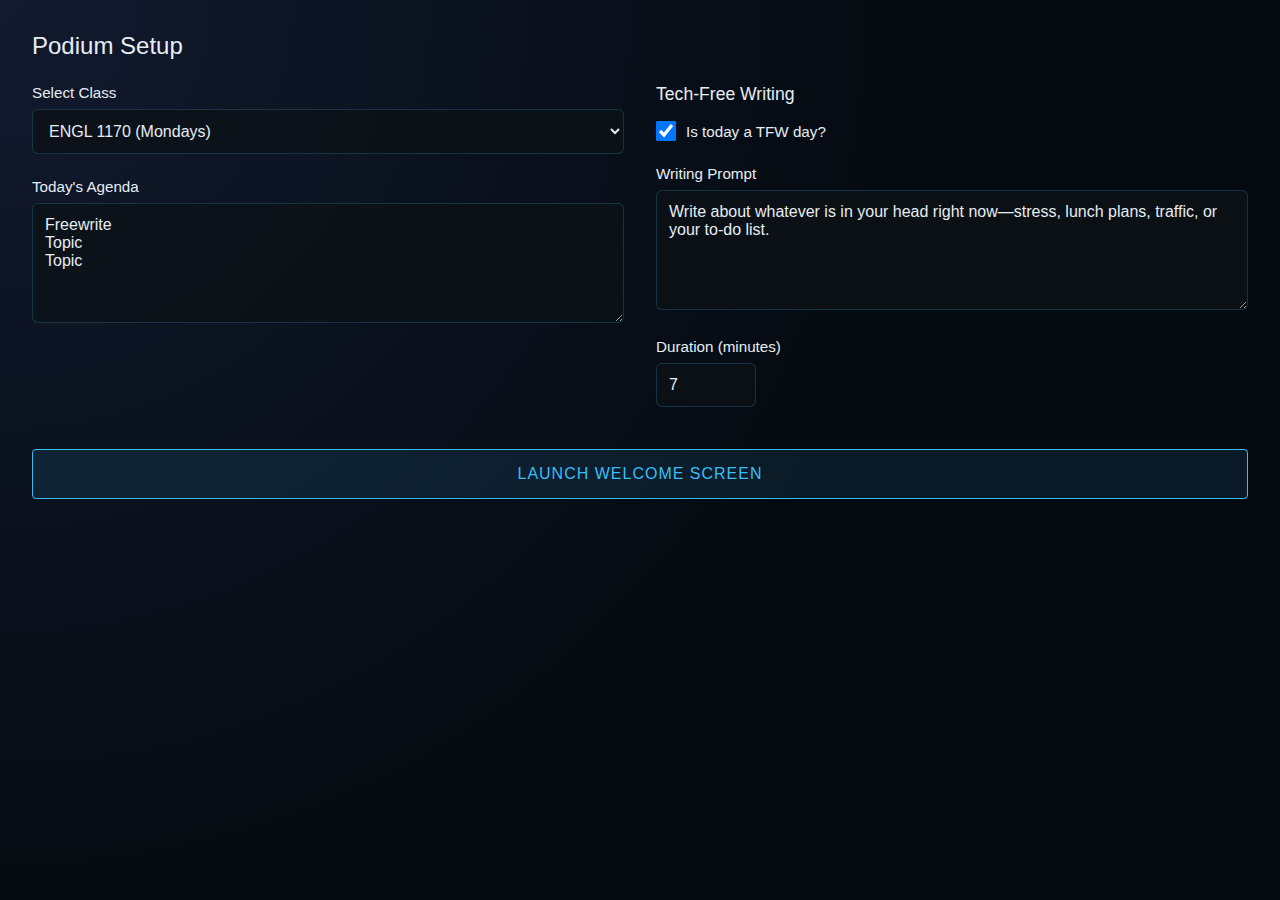
<file: podium/podium.html>
<!DOCTYPE html>
<html lang="en">
<head>
    <meta charset="UTF-8">
    <meta name="viewport" content="width=device-width, initial-scale=1.0">
    <title>Classroom Podium</title>
    <link rel="icon" href="data:image/svg+xml,<svg xmlns='http://www.w3.org/2000/svg' viewBox='0 0 100 100'><text y='.9em' font-size='90'>💻</text></svg>">
    <style>
        :root {
            --bg-primary: #050a10;
            --bg-gradient-start: #111a2e;
            --bg-glass: rgba(13, 17, 23, 0.6);
            --color-accent: #38bdf8;
            --color-accent-bright: #7dd3fc;
            --color-text: #e6edf3;
            --color-text-dim: #94a3b8;
            --border-glass: rgba(56, 189, 248, 0.2);
            --shadow-glow: rgba(56, 189, 248, 0.2);
        }

        * {
            box-sizing: border-box;
            margin: 0;
            padding: 0;
        }

        html, body {
            font-family: 'Segoe UI', Roboto, sans-serif;
            font-weight: 300;
            color: var(--color-text);
            background-color: var(--bg-primary);
            background-image: radial-gradient(circle at 0% 0%, var(--bg-gradient-start) 0%, var(--bg-primary) 60%);
            min-height: 100vh;
        }

        .container {
            max-width: 1400px;
            margin: 0 auto;
            padding: 2rem;
        }

        /* Glass Card */
        .glass-card {
            background: var(--bg-glass);
            backdrop-filter: blur(12px);
            -webkit-backdrop-filter: blur(12px);
            border: 1px solid var(--border-glass);
            border-radius: 12px;
            padding: 25px;
            margin-bottom: 20px;
            box-shadow: 0 4px 30px rgba(0, 0, 0, 0.2);
        }

        .card-header {
            font-size: 1.1rem;
            color: var(--color-accent);
            margin-bottom: 15px;
            text-transform: uppercase;
            letter-spacing: 2px;
            border-bottom: 1px solid var(--border-glass);
            padding-bottom: 8px;
        }

        .card-list {
            font-size: 1.1rem;
            line-height: 1.6;
            color: var(--color-text);
            list-style-position: inside;
            padding-left: 5px;
        }

        .card-list li {
            margin-bottom: 8px;
        }

        .card-list li.sub-bullet {
            margin-left: 1.5em;
            list-style-type: circle;
            color: var(--color-text-dim);
            font-size: 0.95em;
        }

        /* Buttons */
        .btn {
            background: transparent;
            color: rgba(56, 189, 248, 0.7);
            border: 1px solid rgba(56, 189, 248, 0.3);
            border-radius: 4px;
            padding: 10px 20px;
            font-weight: 300;
            letter-spacing: 1px;
            text-transform: uppercase;
            font-size: 0.9em;
            cursor: pointer;
            transition: all 0.3s ease;
        }

        .btn:hover {
            border-color: var(--color-accent);
            color: #ffffff;
            box-shadow: 0 0 10px var(--shadow-glow);
        }

        .btn-primary {
            background: rgba(56, 189, 248, 0.1);
            border-color: var(--color-accent);
            color: var(--color-accent);
            width: 100%;
            padding: 15px;
            font-size: 1em;
        }

        .btn-primary:hover {
            background: rgba(56, 189, 248, 0.2);
        }

        /* Form Elements */
        .form-group {
            margin-bottom: 1.5rem;
        }

        label {
            display: block;
            margin-bottom: 0.5rem;
            color: var(--color-text);
            font-size: 0.95rem;
        }

        select, input, textarea {
            width: 100%;
            padding: 12px;
            background: rgba(13, 17, 23, 0.8);
            border: 1px solid var(--border-glass);
            border-radius: 6px;
            color: var(--color-text);
            font-family: inherit;
            font-size: 1rem;
        }

        select:focus, input:focus, textarea:focus {
            outline: none;
            border-color: var(--color-accent);
        }

        textarea {
            resize: vertical;
            min-height: 120px;
        }

        input[type="number"] {
            width: 100px;
        }

        .checkbox-group {
            display: flex;
            align-items: center;
            gap: 10px;
        }

        .checkbox-group input[type="checkbox"] {
            width: 20px;
            height: 20px;
            cursor: pointer;
        }

        /* Layout */
        .two-col {
            display: grid;
            grid-template-columns: 1fr 1fr;
            gap: 2rem;
        }

        @media (max-width: 768px) {
            .two-col {
                grid-template-columns: 1fr;
            }
        }

        /* Dashboard Styles */
        .dashboard-title {
            font-size: 5em;
            font-weight: 200;
            color: #ffffff;
            margin-bottom: 0;
            letter-spacing: -1px;
            text-shadow: 0 0 30px var(--shadow-glow);
        }

        .dashboard-subtitle {
            font-size: 2em;
            color: var(--color-accent);
            margin-bottom: 30px;
            font-weight: 500;
            letter-spacing: 1px;
        }

        .tfw-notice {
            background: linear-gradient(90deg, rgba(3, 105, 161, 0.2) 0%, rgba(3, 105, 161, 0.05) 100%);
            border-left: 4px solid #0284c7;
            color: #e0f2fe;
            padding: 20px;
            margin-top: 10px;
            border-radius: 0 8px 8px 0;
            font-size: 1.1rem;
        }

        .tfw-notice strong {
            display: block;
            margin-bottom: 5px;
        }

        .event-day {
            color: #38bdf8;
            font-weight: 600;
            margin-left: 8px;
        }

        .no-events {
            color: #94a3b8;
            font-style: italic;
        }

        .welcome-left {
            display: flex;
            flex-direction: column;
        }

        .welcome-buttons {
            margin-top: auto;
            padding-top: 4rem;
            display: flex;
            flex-direction: row;
            gap: 10px;
        }

        .welcome-buttons .btn,
        .btn-small {
            font-size: 0.8em;
            padding: 8px 16px;
            opacity: 0.65;
            width: auto;
        }

        .welcome-buttons .btn:hover,
        .btn-small:hover {
            opacity: 1;
        }

        .welcome-buttons .btn-bright {
            opacity: 0.85;
            border-color: var(--color-accent);
            color: var(--color-accent);
        }

        /* Screen visibility */
        .screen {
            display: none;
        }

        .screen.active {
            display: block;
        }

        /* Setup screen */
        #setup-screen h2 {
            color: var(--color-text);
            font-weight: 400;
            margin-bottom: 1.5rem;
        }

        #setup-screen h3 {
            color: var(--color-text);
            font-weight: 400;
            margin-bottom: 1rem;
            font-size: 1.1rem;
        }

        /* Focus Mode Styles */
        #focus-screen {
            min-height: 100vh;
            display: none;
            flex-direction: column;
            align-items: center;
            padding: 2rem;
        }

        #focus-screen.active {
            display: flex;
        }

        .focus-header {
            width: 100%;
            display: flex;
            justify-content: flex-end;
            margin-bottom: 1rem;
        }

        .focus-prompt {
            font-size: clamp(1.8em, 3vw, 2.5em);
            color: #ffffff;
            text-align: left;
            margin-top: 8vh;
            margin-bottom: 10vh;
            font-weight: 300;
            width: 80%;
            line-height: 1.3;
            transition: color 0.5s ease;
        }

        .focus-grid {
            display: grid;
            grid-template-columns: 1fr 1fr;
            gap: 40px;
            width: 90%;
            max-width: 1400px;
        }

        @media (max-width: 900px) {
            .focus-grid {
                grid-template-columns: 1fr;
            }
        }

        .focus-card {
            background: rgba(13, 17, 23, 0.6);
            backdrop-filter: blur(12px);
            border: 1px solid rgba(56, 189, 248, 0.2);
            border-radius: 12px;
            padding: 40px;
            min-height: 300px;
            display: flex;
            flex-direction: column;
            transition: all 0.5s ease;
        }

        .focus-card .card-header {
            font-size: clamp(1.2em, 2vw, 1.5em);
        }

        .focus-card ul {
            font-size: clamp(1.2em, 2vw, 1.4em);
            font-weight: 300;
            color: #cde2f7;
            line-height: 1.8;
            padding-left: 25px;
        }

        .focus-card ul li {
            margin-bottom: 12px;
        }

        #timer-display {
            font-size: clamp(1.4em, 2.1vw, 1.6em);
            font-weight: 300;
            color: #cde2f7;
            text-align: center;
            text-shadow: 0 0 20px rgba(255, 255, 255, 0.3);
            margin-top: 40px;
            transition: all 0.5s ease;
        }

        #progress-container {
            width: 100%;
            background-color: rgba(56, 189, 248, 0.15);
            height: 6px;
            border-radius: 3px;
            margin-top: 30px;
            overflow: hidden;
        }

        #progress-bar {
            height: 100%;
            background-color: #0ea5e9;
            width: 0%;
            transition: width 0.3s linear;
        }

        /* Completion animation */
        @keyframes gentle-pulse {
            0%, 100% {
                box-shadow: 0 0 20px rgba(134, 239, 172, 0.3),
                            0 0 40px rgba(134, 239, 172, 0.1);
                border-color: rgba(134, 239, 172, 0.5);
            }
            50% {
                box-shadow: 0 0 40px rgba(134, 239, 172, 0.5),
                            0 0 80px rgba(134, 239, 172, 0.2);
                border-color: rgba(134, 239, 172, 0.8);
            }
        }

        .focus-card.complete {
            border-color: rgba(134, 239, 172, 0.5);
            background: rgba(13, 17, 23, 0.85);
            animation: gentle-pulse 2s ease-in-out infinite;
        }

        .focus-card.complete .card-header {
            color: #86efac;
            border-bottom-color: rgba(134, 239, 172, 0.3);
        }

        .focus-card.complete #timer-display {
            color: #86efac;
            font-size: clamp(2.2em, 4vw, 3em);
            text-shadow: 0 0 30px rgba(134, 239, 172, 0.5);
        }

        .focus-card.complete #progress-bar {
            background-color: #22c55e;
        }

        .focus-prompt.complete {
            color: #86efac;
            text-shadow: 0 0 30px rgba(134, 239, 172, 0.4);
        }
    </style>
</head>
<body>

<!-- SETUP SCREEN -->
<div id="setup-screen" class="screen active">
    <div class="container">
        <h2>Podium Setup</h2>
        <div class="two-col">
            <div>
                <div class="form-group">
                    <label for="class-select">Select Class</label>
                    <select id="class-select"></select>
                </div>
                <div class="form-group">
                    <label for="agenda-input">Today's Agenda</label>
                    <textarea id="agenda-input" placeholder="Enter each agenda item on a new line"></textarea>
                </div>
            </div>
            <div>
                <h3>Tech-Free Writing</h3>
                <div class="form-group">
                    <div class="checkbox-group">
                        <input type="checkbox" id="tfw-checkbox" checked>
                        <label for="tfw-checkbox" style="margin-bottom: 0;">Is today a TFW day?</label>
                    </div>
                </div>
                <div id="tfw-options">
                    <div class="form-group">
                        <label for="tfw-prompt">Writing Prompt</label>
                        <textarea id="tfw-prompt"></textarea>
                    </div>
                    <div class="form-group">
                        <label for="tfw-minutes">Duration (minutes)</label>
                        <input type="number" id="tfw-minutes" min="1" max="30">
                    </div>
                </div>
            </div>
        </div>
        <br>
        <button class="btn btn-primary" onclick="launchWelcome()">Launch Welcome Screen</button>
    </div>
</div>

<!-- WELCOME SCREEN -->
<div id="welcome-screen" class="screen">
    <div class="container">
        <div class="two-col">
            <div class="welcome-left">
                <div class="dashboard-title">Welcome</div>
                <div class="dashboard-subtitle" id="date-display"></div>
                <div id="tfw-notice-container"></div>
                <div class="welcome-buttons" id="welcome-buttons">
                    <button class="btn" onclick="showScreen('setup')">Edit Setup</button>
                </div>
            </div>
            <div>
                <div class="glass-card">
                    <div class="card-header">Today's Agenda</div>
                    <ul class="card-list" id="agenda-display"></ul>
                </div>
                <div class="glass-card">
                    <div class="card-header">Upcoming</div>
                    <div id="upcoming-display"></div>
                </div>
            </div>
        </div>
    </div>
</div>

<!-- FOCUS SCREEN -->
<div id="focus-screen" class="screen">
    <div class="focus-header">
        <button class="btn" onclick="exitFocus()">Exit</button>
    </div>
    <div class="focus-prompt" id="focus-prompt-display"></div>
    <div class="focus-grid">
        <div class="focus-card">
            <div class="card-header">Reminders</div>
            <ul>
                <li>Put all technology away.</li>
                <li>Keep your pen moving.</li>
                <li>If stuck, write "I am stuck" or "I'm not sure what to write" until you get unstuck.</li>
            </ul>
        </div>
        <div class="focus-card" id="timer-card">
            <div class="card-header">Time Remaining</div>
            <div id="timer-display">Loading...</div>
            <div id="progress-container">
                <div id="progress-bar"></div>
            </div>
        </div>
    </div>
</div>

<script>
// === CONFIGURATION ===
const CLASS_CALENDARS = {
    "ENGL 1170 (Mondays)": "https://calendar.google.com/calendar/ical/96bccc53c2e45d1bd36c7075b4c7421cfcfe6789f9f451e926f18e598c42e1a4%40group.calendar.google.com/public/basic.ics",
    "ENGL 1170 (Tuesdays)": "https://calendar.google.com/calendar/ical/f3df4847b18f876bda1420bdce9d5710558f73557203b228f5775fb4768ccad6%40group.calendar.google.com/public/basic.ics",
    "ENGL 1181 (Mon/Wed)": "https://calendar.google.com/calendar/ical/0157024f1bbf32b1bda8275d5fff0a01e688d60921bb75e13b0d994d429a20fe%40group.calendar.google.com/public/basic.ics",
    "ENGL 1181 (Tues/Thurs)": "https://calendar.google.com/calendar/ical/1ba2d62ad576db0224203216cfccbd583108a8ed3ddd170ca4c1aee9067d8fac%40group.calendar.google.com/public/basic.ics",
    "ENGL 1181 (Tuesdays—Hybrid)": "https://calendar.google.com/calendar/ical/80c43857f8868cc0830f775213c16804819b2663a63a4785b5a91ae183fda585%40group.calendar.google.com/public/basic.ics",
    "ENGL 1190 (Mon/Wed)": "https://calendar.google.com/calendar/ical/5ccac57e3b214413edfd731d32b4be4514c614f17bc034f363e61107d16c75f6%40group.calendar.google.com/public/basic.ics",
    "ENGL 1190 (Tues/Thurs)": "https://calendar.google.com/calendar/ical/39ba7ac909903e1b6b3698153819e6a813638bb279c7c14295dec343b7b9464e%40group.calendar.google.com/public/basic.ics"
};

const DEFAULT_TFW_PROMPT = "Write about whatever is in your head right now—stress, lunch plans, traffic, or your to-do list.";
const DEFAULT_TFW_MINUTES = 7;
const DEFAULT_AGENDA = "Freewrite\nTopic\nTopic";

// CORS proxy for fetching calendar data
const CORS_PROXY = "https://corsproxy.io/?";

// === STATE ===
let state = {
    selectedClass: Object.keys(CLASS_CALENDARS)[0],
    agenda: DEFAULT_AGENDA,
    isTfw: true,
    tfwPrompt: DEFAULT_TFW_PROMPT,
    tfwMinutes: DEFAULT_TFW_MINUTES
};

let timerInterval = null;

// === INITIALIZATION ===
document.addEventListener('DOMContentLoaded', () => {
    // Populate class dropdown
    const classSelect = document.getElementById('class-select');
    Object.keys(CLASS_CALENDARS).forEach(className => {
        const option = document.createElement('option');
        option.value = className;
        option.textContent = className;
        classSelect.appendChild(option);
    });

    // Set default values
    document.getElementById('agenda-input').value = DEFAULT_AGENDA;
    document.getElementById('tfw-prompt').value = DEFAULT_TFW_PROMPT;
    document.getElementById('tfw-minutes').value = DEFAULT_TFW_MINUTES;

    // TFW checkbox toggle
    document.getElementById('tfw-checkbox').addEventListener('change', (e) => {
        document.getElementById('tfw-options').style.display = e.target.checked ? 'block' : 'none';
    });
});

// === SCREEN MANAGEMENT ===
function showScreen(screenName) {
    document.querySelectorAll('.screen').forEach(s => s.classList.remove('active'));
    document.getElementById(`${screenName}-screen`).classList.add('active');
}

// === SETUP -> WELCOME ===
function launchWelcome() {
    // Save state from form
    state.selectedClass = document.getElementById('class-select').value;
    state.agenda = document.getElementById('agenda-input').value;
    state.isTfw = document.getElementById('tfw-checkbox').checked;
    state.tfwPrompt = document.getElementById('tfw-prompt').value;
    state.tfwMinutes = parseInt(document.getElementById('tfw-minutes').value) || DEFAULT_TFW_MINUTES;

    // Update welcome screen
    updateWelcomeScreen();
    showScreen('welcome');
}

function updateWelcomeScreen() {
    // Set date
    const now = new Date();
    const options = { weekday: 'long', month: 'long', day: 'numeric' };
    document.getElementById('date-display').textContent = now.toLocaleDateString('en-US', options);

    // Set agenda (supports sub-bullets with - prefix)
    const agendaList = document.getElementById('agenda-display');
    agendaList.innerHTML = '';
    state.agenda.split('\n').filter(line => line.trim()).forEach(item => {
        const trimmed = item.trim();
        const li = document.createElement('li');
        if (trimmed.startsWith('-')) {
            li.textContent = trimmed.substring(1).trim();
            li.classList.add('sub-bullet');
        } else {
            li.textContent = trimmed;
        }
        agendaList.appendChild(li);
    });

    // TFW notice and buttons
    const tfwContainer = document.getElementById('tfw-notice-container');
    const welcomeButtons = document.getElementById('welcome-buttons');
    if (state.isTfw) {
        tfwContainer.innerHTML = `
            <div class="tfw-notice">
                <strong>Tech-Free Writing Today</strong>
                Have your journal and pen ready.
            </div>
        `;
        welcomeButtons.innerHTML = `
            <button class="btn btn-bright" onclick="startFocus()">Start Writing Session</button>
            <button class="btn" onclick="showScreen('setup')">Edit Setup</button>
        `;
    } else {
        tfwContainer.innerHTML = '';
        welcomeButtons.innerHTML = `
            <button class="btn" onclick="showScreen('setup')">Edit Setup</button>
        `;
    }

    // Fetch calendar events
    fetchCalendarEvents();
}

// === CALENDAR FETCHING ===
async function fetchCalendarEvents() {
    const upcomingDiv = document.getElementById('upcoming-display');
    upcomingDiv.innerHTML = '<div class="no-events">Loading events...</div>';

    const calUrl = CLASS_CALENDARS[state.selectedClass];
    if (!calUrl) {
        upcomingDiv.innerHTML = '<div class="no-events">No calendar configured.</div>';
        return;
    }

    try {
        const response = await fetch(CORS_PROXY + encodeURIComponent(calUrl));
        if (!response.ok) throw new Error('Failed to fetch calendar');

        const icsText = await response.text();
        const events = parseICS(icsText);

        if (events.length === 0) {
            upcomingDiv.innerHTML = '<div class="no-events">No upcoming deadlines found.</div>';
        } else {
            upcomingDiv.innerHTML = '<ul class="card-list">' +
                events.map(e => `<li>${e.name}<span class="event-day">(${e.dayLabel})</span></li>`).join('') +
                '</ul>';
        }
    } catch (error) {
        console.error('Calendar fetch error:', error);
        upcomingDiv.innerHTML = '<div class="no-events">Could not fetch calendar.</div>';
    }
}

function parseICS(icsText) {
    const events = [];
    const now = new Date();
    now.setHours(0, 0, 0, 0);
    const maxDate = new Date(now);
    maxDate.setDate(maxDate.getDate() + 7);

    // Split into VEVENT blocks
    const eventBlocks = icsText.split('BEGIN:VEVENT');

    for (let i = 1; i < eventBlocks.length; i++) {
        const block = eventBlocks[i];
        const endIdx = block.indexOf('END:VEVENT');
        const eventData = block.substring(0, endIdx);

        // Extract SUMMARY (event name)
        const summaryMatch = eventData.match(/SUMMARY:(.+?)(?:\r?\n)/);
        if (!summaryMatch) continue;
        // Unescape ICS special characters (\, \; \\)
        const name = summaryMatch[1].trim()
            .replace(/\\,/g, ',')
            .replace(/\\;/g, ';')
            .replace(/\\\\/g, '\\');

        // Extract DTSTART
        const dateMatch = eventData.match(/DTSTART[^:]*:(\d{8})/);
        if (!dateMatch) continue;

        const dateStr = dateMatch[1];
        const year = parseInt(dateStr.substring(0, 4));
        const month = parseInt(dateStr.substring(4, 6)) - 1;
        const day = parseInt(dateStr.substring(6, 8));
        const eventDate = new Date(year, month, day);

        // Check if within range
        if (eventDate >= now && eventDate <= maxDate) {
            const today = new Date();
            today.setHours(0, 0, 0, 0);

            let dayLabel;
            if (eventDate.getTime() === today.getTime()) {
                dayLabel = 'Today';
            } else {
                dayLabel = eventDate.toLocaleDateString('en-US', { weekday: 'short' });
            }

            events.push({ name, date: eventDate, dayLabel });
        }
    }

    // Sort by date
    events.sort((a, b) => a.date - b.date);
    return events;
}

// === FOCUS MODE ===
function startFocus() {
    document.getElementById('focus-prompt-display').textContent = state.tfwPrompt;
    document.getElementById('focus-prompt-display').classList.remove('complete');
    document.getElementById('timer-card').classList.remove('complete');
    document.getElementById('progress-bar').style.width = '0%';

    showScreen('focus');
    startTimer();
}

function exitFocus() {
    if (timerInterval) {
        clearInterval(timerInterval);
        timerInterval = null;
    }
    showScreen('welcome');
}

function startTimer() {
    const totalSeconds = state.tfwMinutes * 60;
    let remaining = totalSeconds;
    let completed = false;

    const timerEl = document.getElementById('timer-display');
    const barEl = document.getElementById('progress-bar');
    const timerCard = document.getElementById('timer-card');
    const promptEl = document.getElementById('focus-prompt-display');

    function getFuzzyTime(seconds) {
        const minutes = seconds / 60;
        if (minutes >= 5) return "About " + Math.round(minutes) + " minutes";
        if (minutes >= 3.5) return "About 4 minutes";
        if (minutes >= 2.75) return "About 3 minutes";
        if (minutes >= 2.25) return "About 2.5 minutes";
        if (minutes >= 1.75) return "About 2 minutes";
        if (minutes >= 1.25) return "About 1.5 minutes";
        if (minutes >= 0.75) return "About 1 minute";
        if (minutes > 0) return "< 1 minute";
        return "Time to wrap up";
    }

    // Initial display
    timerEl.textContent = getFuzzyTime(remaining);

    timerInterval = setInterval(() => {
        remaining--;
        timerEl.textContent = getFuzzyTime(remaining);

        const progress = ((totalSeconds - remaining) / totalSeconds) * 100;
        barEl.style.width = progress + "%";

        if (remaining <= 0 && !completed) {
            completed = true;
            clearInterval(timerInterval);
            timerInterval = null;

            timerEl.textContent = "Time to wrap up";
            timerCard.classList.add('complete');
            promptEl.classList.add('complete');

            playGentleChime();
        }
    }, 1000);
}

function playGentleChime() {
    try {
        const audioCtx = new (window.AudioContext || window.webkitAudioContext)();

        function playChord(freq1, freq2, delay, duration, volume) {
            setTimeout(() => {
                const osc1 = audioCtx.createOscillator();
                const osc2 = audioCtx.createOscillator();
                const gainNode = audioCtx.createGain();

                osc1.frequency.value = freq1;
                osc2.frequency.value = freq2;
                osc1.type = 'sine';
                osc2.type = 'sine';

                osc1.connect(gainNode);
                osc2.connect(gainNode);
                gainNode.connect(audioCtx.destination);

                const now = audioCtx.currentTime;
                gainNode.gain.setValueAtTime(0, now);
                gainNode.gain.linearRampToValueAtTime(volume, now + 0.1);
                gainNode.gain.exponentialRampToValueAtTime(0.01, now + duration);

                osc1.start(now);
                osc2.start(now);
                osc1.stop(now + duration);
                osc2.stop(now + duration);
            }, delay);
        }

        // First chime (C5 + E5)
        playChord(523.25, 659.25, 0, 1.5, 0.15);
        // Second chime (E5 + G5)
        playChord(659.25, 783.99, 600, 2, 0.12);

    } catch (e) {
        console.log("Web Audio not supported:", e);
    }
}
</script>

</body>
</html>
</file>
<file: selection-tool/css/styles.css>
/* AAA Accessible Light Mode - Designed */
:root {
  --bg: #e8eff5;
  --bg-card: #ffffff;
  --bg-hover: #f0f5fa;
  --border: #5a7a8a;
  --border-light: #c5d5e0;
  --text: #1e3a4a;
  --text-muted: #4a6572;
  --accent: #3a7ca5;
  --accent-hover: #2d6485;
  --accent-light: #d8ebf5;
  --success: #2a7a4a;
  --success-bg: #e5f2eb;
  --warning: #6b5000;
  --warning-bg: #fef8e8;
  --error: #a32d2d;
  --focus: #3a7ca5;
}

* {
  box-sizing: border-box;
  margin: 0;
  padding: 0;
}

body {
  font-family: system-ui, -apple-system, 'Segoe UI', Roboto, sans-serif;
  background: var(--bg);
  color: var(--text);
  line-height: 1.6;
  font-size: 18px;
  min-height: 100vh;
}

/* Focus styles for accessibility */
*:focus {
  outline: 3px solid var(--focus);
  outline-offset: 2px;
}

.container {
  max-width: 720px;
  margin: 0 auto;
  padding: 2.5rem 1.5rem 3rem;
}

header {
  text-align: center;
  margin-bottom: 2rem;
}

h1 {
  font-size: 2.75rem;
  font-weight: 700;
  background: linear-gradient(135deg, #2d5a7b 0%, #3a8a7a 100%);
  -webkit-background-clip: text;
  -webkit-text-fill-color: transparent;
  background-clip: text;
  margin-bottom: 0.5rem;
  letter-spacing: -0.02em;
}

.subtitle {
  color: var(--text-muted);
  font-size: 1.15rem;
  font-weight: 400;
}

main {
  max-width: 700px;
  margin: 0 auto;
  background: var(--bg-card);
  border-radius: 16px;
  padding: 2rem;
  box-shadow: 0 2px 12px rgba(0,0,0,0.06), 0 8px 24px rgba(0,0,0,0.04);
}

/* Upload Area */
.upload-area {
  background: linear-gradient(180deg, #f8fbfd 0%, #ffffff 100%);
  border: 3px dashed var(--border-light);
  border-radius: 16px;
  padding: 3rem 2rem;
  text-align: center;
  cursor: pointer;
  transition: all 0.2s ease;
}

.upload-area:hover,
.upload-area:focus-within {
  border-color: var(--accent);
  background: linear-gradient(180deg, var(--accent-light) 0%, #ffffff 100%);
  transform: translateY(-2px);
  box-shadow: 0 4px 12px rgba(58, 124, 165, 0.15);
}

.upload-area.drag-over {
  border-color: var(--accent);
  background: linear-gradient(180deg, var(--accent-light) 0%, #ffffff 100%);
  transform: translateY(-2px);
  box-shadow: 0 4px 12px rgba(58, 124, 165, 0.15);
}

.upload-icon {
  font-size: 3.5rem;
  margin-bottom: 1rem;
  display: block;
  opacity: 0.9;
}

.upload-text {
  font-size: 1.3rem;
  font-weight: 600;
  margin-bottom: 0.5rem;
  color: var(--text);
}

.upload-hint {
  color: var(--text-muted);
  font-size: 1.05rem;
}

.upload-input {
  position: absolute;
  width: 1px;
  height: 1px;
  opacity: 0;
}

/* Results Section */
.results {
  display: none;
  margin-top: 1.5rem;
}

.results.visible {
  display: block;
}

.file-list {
  background: var(--accent-light);
  border: none;
  border-radius: 12px;
  padding: 1.25rem 1.5rem;
  margin-bottom: 1.5rem;
}

.file-item {
  display: flex;
  align-items: center;
  padding: 0.6rem 0;
  border-bottom: 1px solid rgba(58, 124, 165, 0.15);
  font-size: 1.1rem;
}

.file-item:last-child {
  border-bottom: none;
  padding-bottom: 0;
}

.file-item:first-child {
  padding-top: 0;
}

.file-check {
  color: var(--success);
  font-weight: 700;
  margin-right: 0.75rem;
  font-size: 1.3rem;
}

.file-name {
  font-weight: 600;
}

.file-status {
  color: var(--text-muted);
  margin-left: 0.5rem;
}

/* Buttons */
.btn {
  display: inline-block;
  padding: 1.1rem 2rem;
  font-size: 1.2rem;
  font-weight: 600;
  border: none;
  border-radius: 10px;
  cursor: pointer;
  transition: all 0.2s ease;
  text-align: center;
}

.btn-primary {
  background: var(--accent);
  color: #ffffff;
  width: 100%;
  box-shadow: 0 4px 12px rgba(58, 124, 165, 0.3);
}

.btn-primary:hover,
.btn-primary:focus {
  background: var(--accent-hover);
  transform: translateY(-1px);
  box-shadow: 0 6px 16px rgba(58, 124, 165, 0.35);
}

.btn-primary:disabled {
  background: #9ca3af;
  cursor: not-allowed;
  box-shadow: none;
  transform: none;
}

/* Flagged Items Section */
.flagged-section {
  margin-top: 1.5rem;
  text-align: center;
}

.flagged-note {
  color: var(--text-muted);
  font-size: 1rem;
  margin-bottom: 0.75rem;
}

.flagged-toggle {
  background: none;
  border: none;
  color: var(--accent);
  font-size: 1rem;
  font-weight: 600;
  cursor: pointer;
  text-decoration: underline;
  padding: 0.5rem;
}

.flagged-toggle:hover,
.flagged-toggle:focus {
  color: var(--accent-hover);
}

.flagged-details {
  display: none;
  margin-top: 1rem;
  text-align: left;
  background: var(--warning-bg);
  border: 2px solid var(--warning);
  border-radius: 8px;
  padding: 1.25rem;
}

.flagged-details.visible {
  display: block;
}

.flagged-details-header {
  font-weight: 600;
  margin-bottom: 0.75rem;
  color: var(--warning);
}

.flagged-list {
  list-style: none;
  max-height: 300px;
  overflow-y: auto;
}

.flagged-item {
  padding: 0.5rem 0;
  border-bottom: 1px solid rgba(122, 77, 0, 0.2);
  font-size: 1rem;
}

.flagged-item:last-child {
  border-bottom: none;
}

.flagged-file {
  font-weight: 600;
  color: var(--warning);
}

/* Add More Files */
.add-more {
  margin-top: 1.25rem;
  text-align: center;
}

.add-more-btn {
  background: var(--bg-card);
  border: 2px solid var(--border-light);
  color: var(--text);
  padding: 0.75rem 1.5rem;
  font-size: 1rem;
  font-weight: 600;
  border-radius: 10px;
  cursor: pointer;
  transition: all 0.2s ease;
}

.add-more-btn:hover,
.add-more-btn:focus {
  border-color: var(--accent);
  color: var(--accent);
  background: var(--accent-light);
}

/* Clear/Reset */
.reset-section {
  margin-top: 2rem;
  text-align: center;
}

.reset-btn {
  background: none;
  border: none;
  color: var(--text-muted);
  font-size: 0.95rem;
  cursor: pointer;
  text-decoration: underline;
  padding: 0.5rem;
}

.reset-btn:hover,
.reset-btn:focus {
  color: var(--text);
}

/* Error Display */
.error-message {
  background: #f8ebe8;
  border: 2px solid var(--error);
  border-radius: 8px;
  padding: 1rem;
  margin-top: 1rem;
  color: var(--error);
  font-weight: 500;
  display: none;
}

.error-message.visible {
  display: block;
}

/* Loading State */
.loading {
  display: none;
  text-align: center;
  padding: 2rem;
}

.loading.visible {
  display: block;
}

.loading-spinner {
  display: inline-block;
  width: 40px;
  height: 40px;
  border: 4px solid var(--border-light);
  border-top-color: var(--accent);
  border-radius: 50%;
  animation: spin 1s linear infinite;
}

@keyframes spin {
  to { transform: rotate(360deg); }
}

.loading-text {
  margin-top: 1rem;
  font-size: 1.1rem;
  color: var(--text-muted);
}

/* Skip link for accessibility */
.skip-link {
  position: absolute;
  top: -40px;
  left: 0;
  background: var(--accent);
  color: #ffffff;
  padding: 8px;
  z-index: 100;
}

.skip-link:focus {
  top: 0;
}

/* Navigation */
.nav-links {
  margin-top: 1rem;
}

.nav-link {
  color: var(--accent);
  text-decoration: none;
  font-weight: 500;
  padding: 0.5rem 1rem;
  border-radius: 6px;
  transition: all 0.2s ease;
}

.nav-link:hover,
.nav-link:focus {
  background: var(--accent-light);
  color: var(--accent-hover);
}

/* File Info (Campus Sorter) */
.file-info {
  background: var(--accent-light);
  border: none;
  border-radius: 12px;
  padding: 1.25rem 1.5rem;
  margin-bottom: 1.5rem;
}

/* Campus Summary Grid */
.campus-summary {
  margin-bottom: 1.5rem;
}

.summary-grid {
  display: grid;
  grid-template-columns: repeat(auto-fit, minmax(140px, 1fr));
  gap: 1rem;
}

.summary-item {
  background: var(--bg);
  border-radius: 12px;
  padding: 1.25rem;
  text-align: center;
  border: 2px solid var(--border-light);
}

.summary-item.summary-warning {
  background: var(--warning-bg);
  border-color: var(--warning);
}

.summary-count {
  display: block;
  font-size: 2rem;
  font-weight: 700;
  color: var(--accent);
  line-height: 1.2;
}

.summary-item.summary-warning .summary-count {
  color: var(--warning);
}

.summary-label {
  display: block;
  font-size: 0.95rem;
  color: var(--text-muted);
  margin-top: 0.25rem;
}

/* Download Buttons */
.download-buttons {
  display: flex;
  flex-direction: column;
  gap: 1rem;
}

.download-individual {
  display: grid;
  grid-template-columns: repeat(3, 1fr);
  gap: 0.75rem;
}

.btn-outline {
  background: var(--bg-card);
  border: 2px solid var(--accent);
  color: var(--accent);
  width: 100%;
}

.btn-outline:hover,
.btn-outline:focus {
  background: var(--accent-light);
  border-color: var(--accent-hover);
  color: var(--accent-hover);
}

.btn-outline:disabled {
  background: var(--bg);
  border-color: var(--border-light);
  color: var(--text-muted);
  cursor: not-allowed;
}

.btn-secondary {
  background: var(--bg-card);
  border: 2px solid var(--accent);
  color: var(--accent);
  padding: 0.875rem 1rem;
  font-size: 1rem;
  width: 100%;
}

.btn-secondary:hover,
.btn-secondary:focus {
  background: var(--accent-light);
  border-color: var(--accent-hover);
  color: var(--accent-hover);
}

.btn-secondary:disabled {
  background: var(--bg);
  border-color: var(--border-light);
  color: var(--text-muted);
  cursor: not-allowed;
}

/* Tool List (Index Page) */
.tool-list {
  display: flex;
  flex-direction: column;
  gap: 1rem;
}

.tool-card {
  display: block;
  padding: 1.5rem;
  background: var(--bg);
  border: 2px solid var(--border-light);
  border-radius: 12px;
  text-decoration: none;
  color: var(--text);
  transition: all 0.2s ease;
}

.tool-card:hover,
.tool-card:focus {
  border-color: var(--accent);
  background: var(--accent-light);
  transform: translateY(-2px);
  box-shadow: 0 4px 12px rgba(58, 124, 165, 0.15);
}

.tool-name {
  display: block;
  font-size: 1.2rem;
  font-weight: 600;
  color: var(--accent);
  margin-bottom: 0.25rem;
}

.tool-desc {
  display: block;
  font-size: 1rem;
  color: var(--text-muted);
}

/* Responsive */
@media (max-width: 600px) {
  .container {
    padding: 1.5rem 1rem 2rem;
  }

  h1 {
    font-size: 2rem;
  }

  main {
    padding: 1.5rem;
    border-radius: 12px;
  }

  .upload-area {
    padding: 2rem 1rem;
  }

  .btn {
    padding: 0.875rem 1.5rem;
    font-size: 1.1rem;
  }

  .download-individual {
    grid-template-columns: 1fr;
  }

  .summary-grid {
    grid-template-columns: repeat(2, 1fr);
  }
}
</file>
